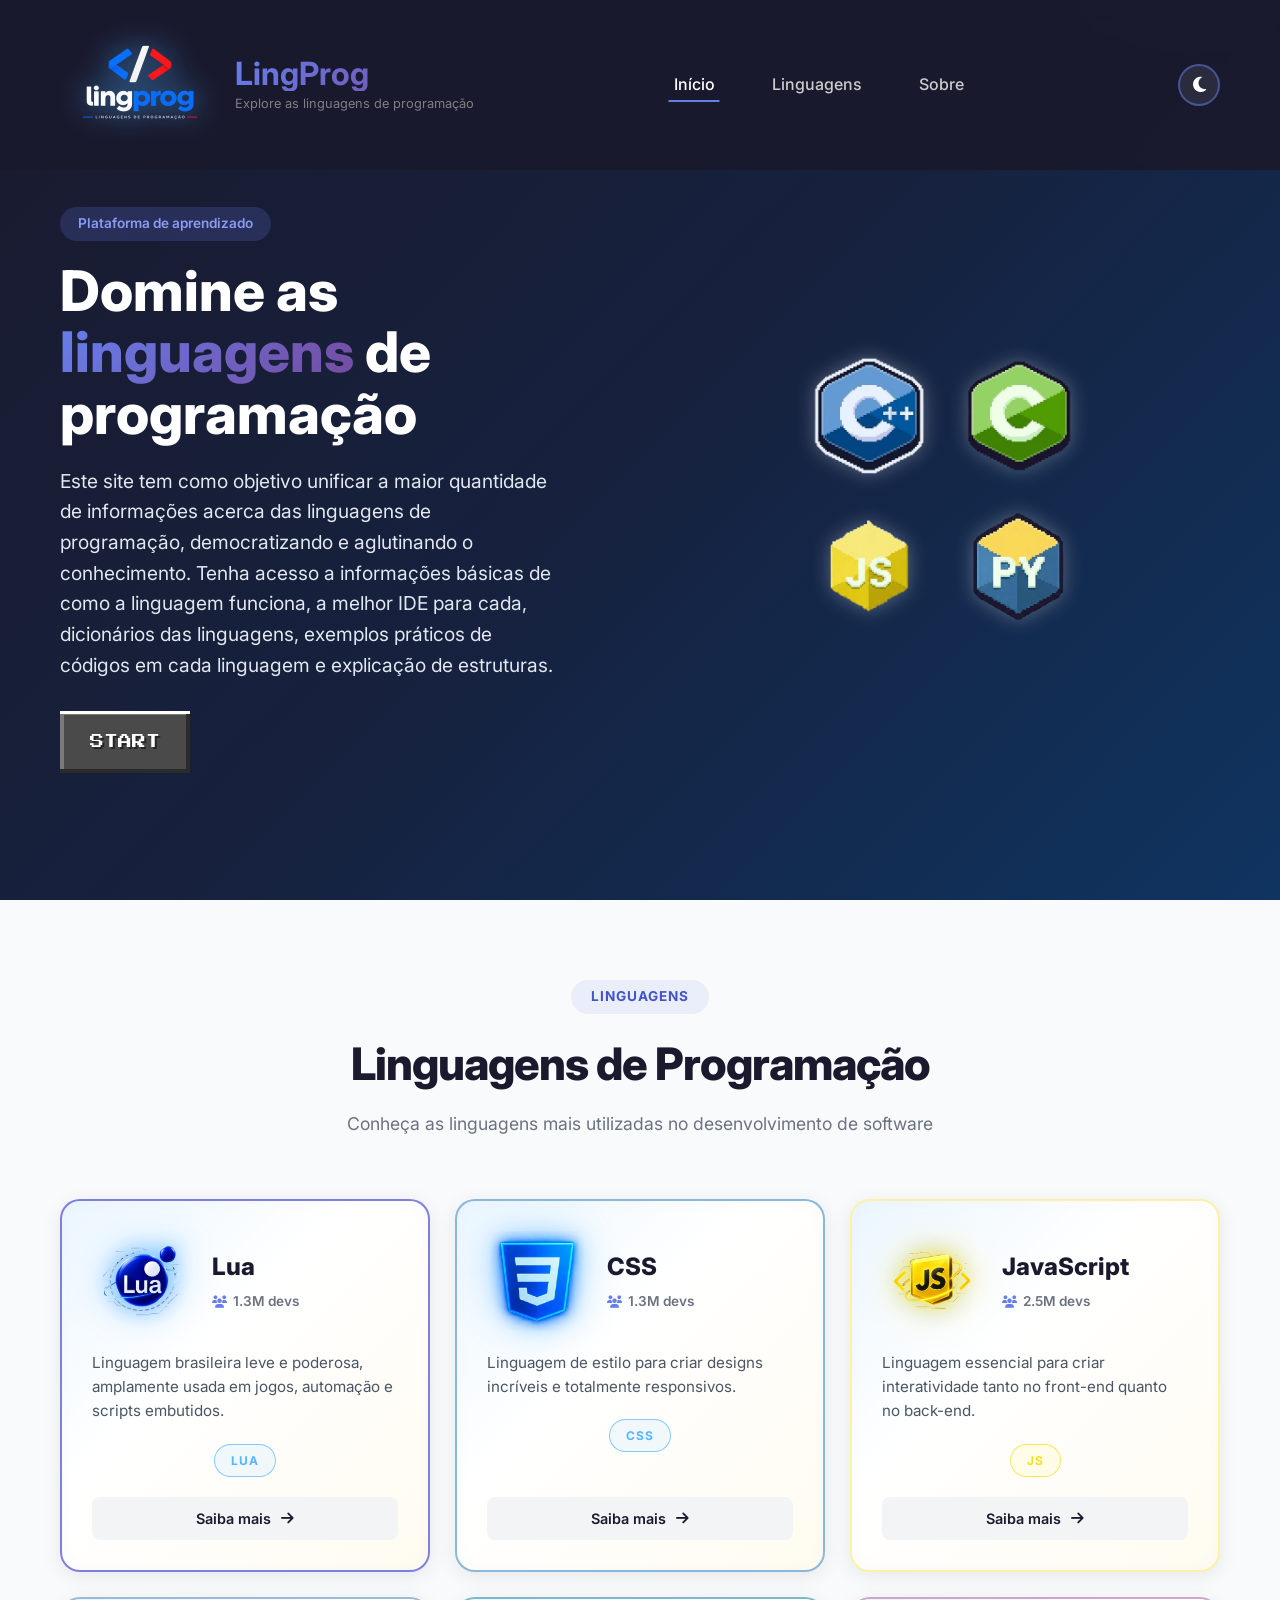
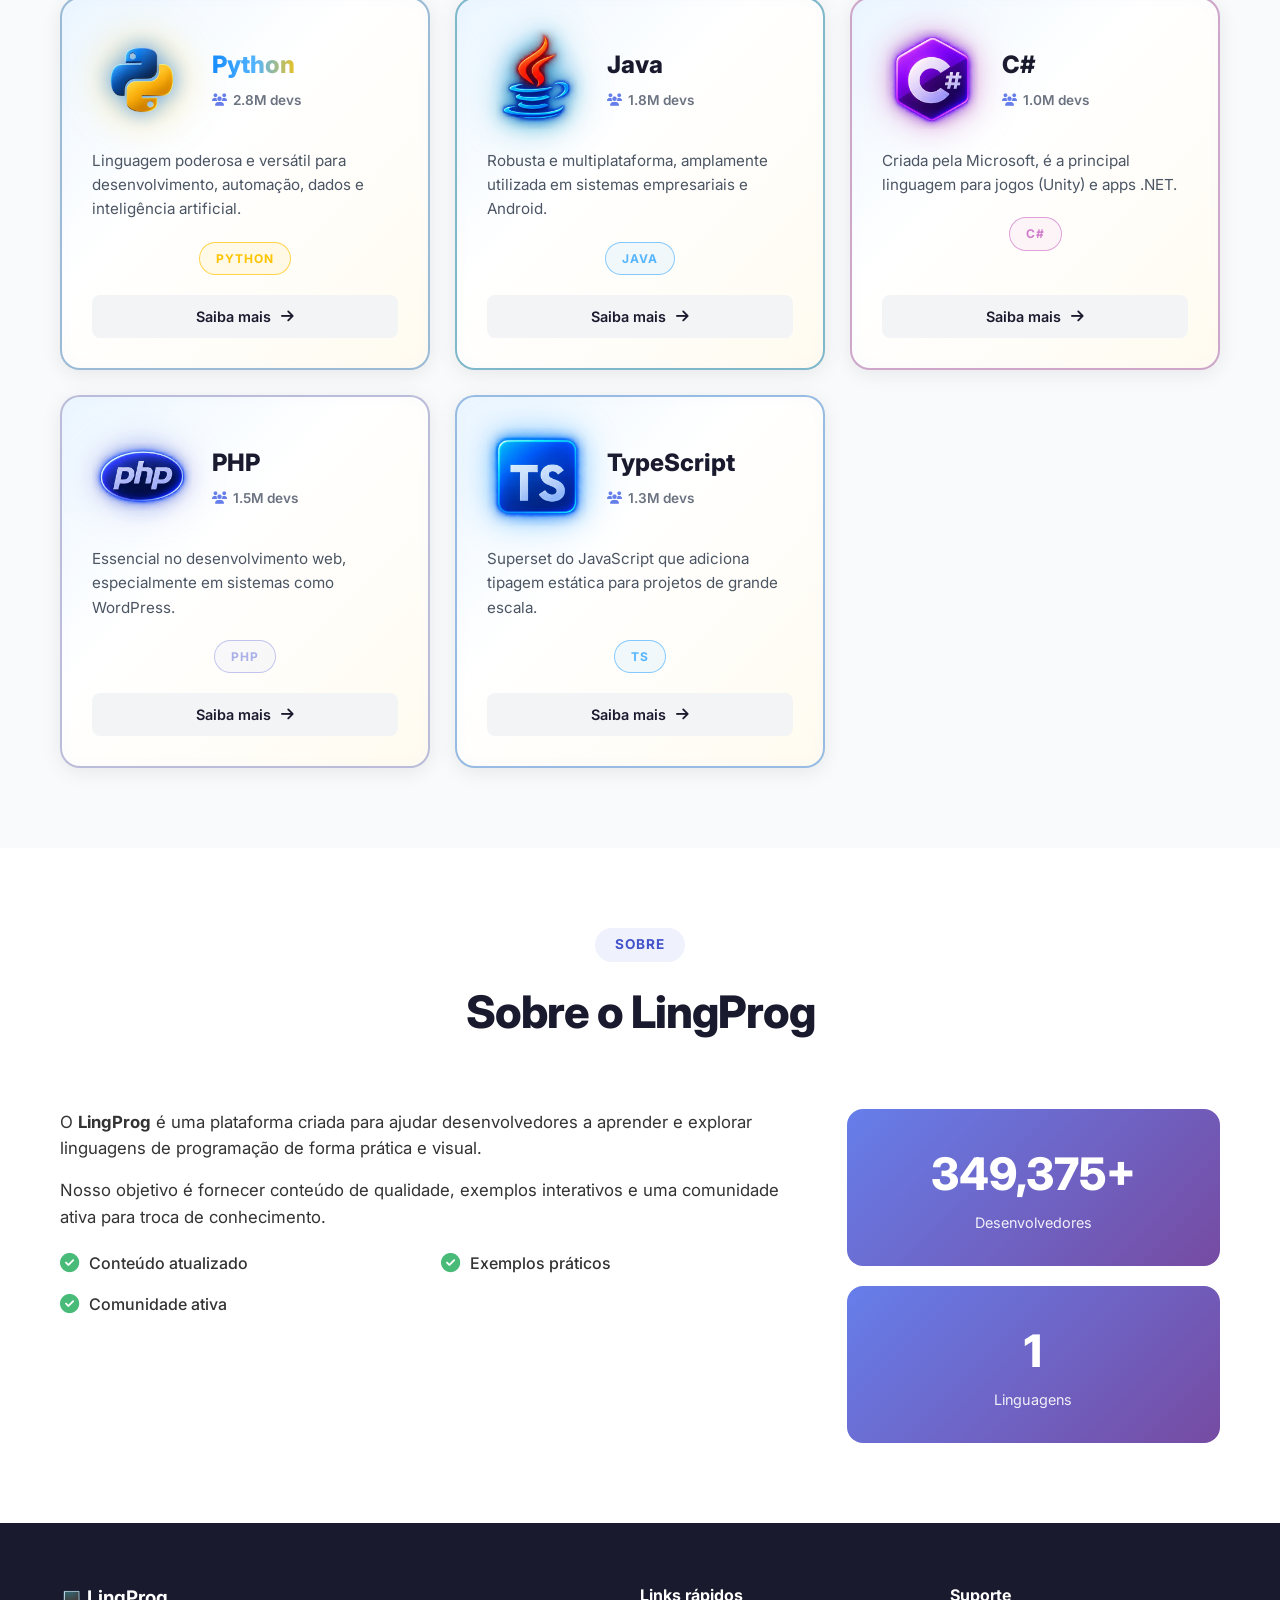
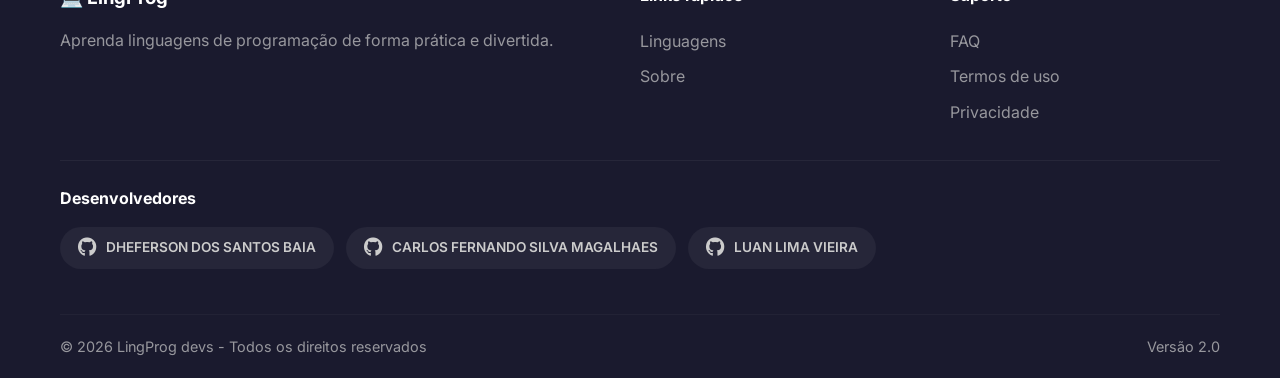
<file: index.html>
<!DOCTYPE html>
<html lang="pt-BR">
<head>
    <meta charset="UTF-8">
    <meta name="viewport" content="width=device-width, initial-scale=1.0">
    <meta name="description" content="LingProg é um site que informa a história de linguagens de programação">
    <title>LingProg - Linguagens de Programação</title>
    
    <!-- ===== FAVICON (Logo da aba do navegador) ===== -->
    <link rel="icon" type="image/webp" href="img/logo-site.WebP">
    
    <!-- ===== CONEXÕES ANTECIPADAS ===== -->
    <link rel="preconnect" href="https://fonts.googleapis.com">
    <link rel="preconnect" href="https://fonts.gstatic.com" crossorigin>
    <link rel="preconnect" href="https://cdnjs.cloudflare.com" crossorigin>

    <!-- ===== CSS ===== -->
    <link rel="stylesheet" href="site.css">

    <!-- ===== FONTES (uma única requisição, sem bloquear a renderização) ===== -->
    <link rel="preload" as="style" href="https://fonts.googleapis.com/css2?family=Inter:wght@400;500;600;700;800&family=Press+Start+2P&display=swap" onload="this.onload=null;this.rel='stylesheet'">
    <noscript><link rel="stylesheet" href="https://fonts.googleapis.com/css2?family=Inter:wght@400;500;600;700;800&family=Press+Start+2P&display=swap"></noscript>

    <!-- ===== FONT AWESOME (ÍCONES) (sem bloquear a renderização) ===== -->
    <link rel="preload" href="https://cdnjs.cloudflare.com/ajax/libs/font-awesome/6.4.0/webfonts/fa-solid-900.woff2" as="font" type="font/woff2" crossorigin>
    <link rel="preload" as="style" href="https://cdnjs.cloudflare.com/ajax/libs/font-awesome/6.4.0/css/all.min.css" onload="this.onload=null;this.rel='stylesheet'">
    <noscript><link rel="stylesheet" href="https://cdnjs.cloudflare.com/ajax/libs/font-awesome/6.4.0/css/all.min.css"></noscript>
    <style>
        @font-face{font-family:"Font Awesome 6 Free";font-style:normal;font-weight:900;font-display:swap;src:url(https://cdnjs.cloudflare.com/ajax/libs/font-awesome/6.4.0/webfonts/fa-solid-900.woff2) format("woff2")}
        @font-face{font-family:"Font Awesome 6 Free";font-style:normal;font-weight:400;font-display:swap;src:url(https://cdnjs.cloudflare.com/ajax/libs/font-awesome/6.4.0/webfonts/fa-regular-400.woff2) format("woff2")}
        @font-face{font-family:"Font Awesome 6 Brands";font-style:normal;font-weight:400;font-display:swap;src:url(https://cdnjs.cloudflare.com/ajax/libs/font-awesome/6.4.0/webfonts/fa-brands-400.woff2) format("woff2")}
    </style>
</head>
<body>

    <!-- ========================================== -->
    <!-- LOADER / TELA DE CARREGAMENTO             -->
    <!-- ========================================== -->
    <div id="loader" class="loader">
        <div class="loader-content">
            <div class="fa-3x">
                <i class="fa-solid fa-cog fa-spin-snap fa-spin"></i>
            </div>
            <h2>LingProg</h2>
            <p>Carregando...</p>
        </div>
    </div>

    <!-- ========================================== -->
    <!-- CABEÇALHO                                 -->
    <!-- ========================================== -->
    <header id="header">
        <div class="container">
            <div class="logo">
                <img src="img/logo-site.WebP" alt="Logotipo da LingProg sobre fundo transparente, com um símbolo abstrato azul, vermelho e branco acima do texto LingProg; visual vibrante associado à programação." class="logo-img" width="320" height="320" fetchpriority="high" decoding="async">
                <div class="logo-text">
                    <h1>LingProg</h1>
                    <p>Explore as linguagens de programação</p>
                </div>
            </div>

            <nav>
                <ul>
                    <li><a href="#home" class="active">Início</a></li>
                    <li><a href="#linguagens">Linguagens</a></li>
                    <li><a href="#sobre">Sobre</a></li>
                </ul>
            </nav>

            <button id="themeToggle" class="theme-toggle" aria-label="Alternar tema">
                <i class="fas fa-moon"></i>
            </button>

            <button id="menuToggle" class="menu-toggle" aria-label="Menu">
                <i class="fas fa-bars"></i>
            </button>
        </div>
    </header>

    <main>

    <!-- ========================================== -->
    <!-- BANNER / INTRODUÇÃO                       -->
    <!-- ========================================== -->
    <section id="home" class="banner">
        <div class="container">
            <div class="banner-content">
                <div class="banner-text">
                    <span class="badge"> Plataforma de aprendizado</span>
                    <h2>Domine as <span class="highlight">linguagens</span> de programação</h2>
                    <p>
                        Este site tem como objetivo unificar a maior quantidade de informações acerca das linguagens de programação, democratizando e aglutinando o conhecimento.
                        Tenha acesso a informações básicas de como a linguagem funciona, a melhor IDE para cada, dicionários das linguagens, exemplos práticos de códigos em cada linguagem e explicação de estruturas.
                    </p>
                    
                    <div class="pixel-btn-wrapper">
                        <a href="#linguagens" class="btn btn-pixel liquid-pixel">
                            <span class="btn-text">START</span>
                            <span class="btn-pixel-bg"></span>
                        </a>
                    </div>
                </div>
                <div class="banner-image">
                    <div class="floating-cards">
                        <a href="#linguagens" class="pixel-card">
                            <img src="img/c-plus-plus.WebP" alt="c++" width="120" height="120" decoding="async" fetchpriority="high">
                        </a>
                        <a href="#linguagens" class="pixel-card">
                            <img src="img/c.WebP" alt="c" width="120" height="120" decoding="async" fetchpriority="high">
                        </a>
                        <a href="#linguagens" class="pixel-card">
                            <img src="img/js.WebP" alt="javascript" width="120" height="120" decoding="async" fetchpriority="high">
                        </a>
                        <a href="#linguagens" class="pixel-card">
                            <img src="img/python.WebP" alt="python" width="120" height="120" decoding="async" fetchpriority="high">
                        </a>
                    </div>
                </div>
            </div>
        </div>
    </section>

    <!-- SEÇÃO DE LINGUAGENS (CARDS)        -->
    <section id="linguagens" class="linguagens">
        <div class="container">
            <div class="section-header">
                <span class="section-tag">Linguagens</span>
                <h2 class="section-title"> Linguagens de Programação</h2>
                <p class="section-subtitle">
                    Conheça as linguagens mais utilizadas no desenvolvimento de software
                </p>
            </div>

            <div class="cards-grid" id="cardsGrid">
                
                <!-- CARD 1: LUA -->
                <div class="card card-lua dark-card" data-language="lua">
                    <div class="card-top">
                        <div class="card-icon">
                            <img src="img/icone-lua.WebP" alt="lua" width="100" height="100" loading="lazy" decoding="async">
                        </div>
                        <div class="card-info-top">
                            <h3>Lua</h3>
                            <span class="card-users"><i class="fas fa-users"></i> 1.3M devs</span>
                        </div>
                    </div>
                    <p class="card-desc">
                        Linguagem brasileira leve e poderosa, amplamente usada em jogos, automação e scripts embutidos.
                    </p>
                    <span class="card-tag">LUA</span>
                    <a href="lua.html" class="btn-card">Saiba mais <i class="fas fa-arrow-right"></i></a>
                </div>

                <!-- CARD 2: CSS -->
                <div class="card card-css dark-card" data-language="css">
                    <div class="card-top">
                        <div class="card-icon">
                            <img src="img/icone-css.WebP" alt="css" width="100" height="100" loading="lazy" decoding="async">
                        </div>
                        <div class="card-info-top">
                            <h3>CSS</h3>
                            <span class="card-users"><i class="fas fa-users"></i> 1.3M devs</span>
                        </div>
                    </div>
                    <p class="card-desc">
                        Linguagem de estilo para criar designs incríveis e totalmente responsivos.
                    </p>
                    <span class="card-tag">CSS</span>
                    <a href="css.html" class="btn-card">Saiba mais <i class="fas fa-arrow-right"></i></a>
                </div>

                <!-- CARD 3: JavaScript -->
                <div class="card card-js dark-card" data-language="js">
                    <div class="card-top">
                        <div class="card-icon">
                            <img src="img/icone-js.WebP" alt="javascript" width="100" height="100" loading="lazy" decoding="async">
                        </div>
                        <div class="card-info-top">
                            <h3>JavaScript</h3>
                            <span class="card-users"><i class="fas fa-users"></i> 2.5M devs</span>
                        </div>
                    </div>
                    <p class="card-desc">
                        Linguagem essencial para criar interatividade tanto no front-end quanto no back-end.
                    </p>
                    <span class="card-tag">JS</span>
                    <a href="javascript.html" class="btn-card">Saiba mais <i class="fas fa-arrow-right"></i></a>
                </div>

                <!-- CARD 4: Python -->
                <div class="card card-python dark-card" data-language="python">
                    <div class="card-top">
                        <div class="card-icon">
                            <img src="img/python-card.WebP" alt="python" width="100" height="100" loading="lazy" decoding="async">
                        </div>
                        <div class="card-info-top">
                            <h3>Python</h3>
                            <span class="card-users"><i class="fas fa-users"></i> 2.8M devs</span>
                        </div>
                    </div>
                    <p class="card-desc">
                        Linguagem poderosa e versátil para desenvolvimento, automação, dados e inteligência artificial.
                    </p>
                    <span class="card-tag">PYTHON</span>
                    <a href="python.html" class="btn-card">Saiba mais <i class="fas fa-arrow-right"></i></a>
                </div>

                <!-- CARD 5: Java -->
                <div class="card card-java dark-card" data-language="java">
                    <div class="card-top">
                        <div class="card-icon">
                            <img src="img/icone-java.WebP" alt="Java" width="100" height="100" loading="lazy" decoding="async">
                        </div>
                        <div class="card-info-top">
                            <h3>Java</h3>
                            <span class="card-users"><i class="fas fa-users"></i> 1.8M devs</span>
                        </div>
                    </div>
                    <p class="card-desc">
                        Robusta e multiplataforma, amplamente utilizada em sistemas empresariais e Android.
                    </p>
                    <span class="card-tag">JAVA</span>
                    <a href="java.html" class="btn-card">Saiba mais <i class="fas fa-arrow-right"></i></a>
                </div>

                <!-- CARD 6: C# -->
                <div class="card card-csharp dark-card" data-language="csharp">
                    <div class="card-top">
                        <div class="card-icon">
                            <img src="img/icone-csharp.WebP" alt="C#" width="100" height="100" loading="lazy" decoding="async">
                        </div>
                        <div class="card-info-top">
                            <h3>C#</h3>
                            <span class="card-users"><i class="fas fa-users"></i> 1.0M devs</span>
                        </div>
                    </div>
                    <p class="card-desc">
                        Criada pela Microsoft, é a principal linguagem para jogos (Unity) e apps .NET.
                    </p>
                    <span class="card-tag">C#</span>
                    <a href="csharp.html" class="btn-card">Saiba mais <i class="fas fa-arrow-right"></i></a>
                </div>

                <!-- CARD 7: PHP -->
                <div class="card card-php dark-card" data-language="php">
                    <div class="card-top">
                        <div class="card-icon">
                            <img src="img/icone-php.WebP" alt="PHP" width="100" height="100" loading="lazy" decoding="async">
                        </div>
                        <div class="card-info-top">
                            <h3>PHP</h3>
                            <span class="card-users"><i class="fas fa-users"></i> 1.5M devs</span>
                        </div>
                    </div>
                    <p class="card-desc">
                        Essencial no desenvolvimento web, especialmente em sistemas como WordPress.
                    </p>
                    <span class="card-tag">PHP</span>
                    <a href="php.html" class="btn-card">Saiba mais <i class="fas fa-arrow-right"></i></a>
                </div>

                <!-- CARD 8: TypeScript -->
                <div class="card card-typescript dark-card" data-language="typescript">
                    <div class="card-top">
                        <div class="card-icon">
                            <img src="img/icone-typescript.WebP" alt="TypeScript" width="100" height="100" loading="lazy" decoding="async">
                        </div>
                        <div class="card-info-top">
                            <h3>TypeScript</h3>
                            <span class="card-users"><i class="fas fa-users"></i> 1.3M devs</span>
                        </div>
                    </div>
                    <p class="card-desc">
                        Superset do JavaScript que adiciona tipagem estática para projetos de grande escala.
                    </p>
                    <span class="card-tag">TS</span>
                    <a href="typescript.html" class="btn-card">Saiba mais <i class="fas fa-arrow-right"></i></a>
                </div>

            </div>
        </div>
    </section>

    <!-- SEÇÃO SOBRE   -->
    <section id="sobre" class="sobre">
        <div class="container">
            <div class="section-header">
                <span class="section-tag">Sobre</span>
                <h2 class="section-title"> Sobre o LingProg</h2>
            </div>
            <div class="sobre-content">
                <div class="sobre-texto">
                    <p>
                        O <strong>LingProg</strong> é uma plataforma criada para ajudar
                        desenvolvedores a aprender e explorar linguagens de programação
                        de forma prática e visual.
                    </p>
                    <p>
                        Nosso objetivo é fornecer conteúdo de qualidade, exemplos
                        interativos e uma comunidade ativa para troca de conhecimento.
                    </p>
                    <div class="features">
                        <div class="feature">
                            <i class="fas fa-check-circle"></i>
                            <span>Conteúdo atualizado</span>
                        </div>
                        <div class="feature">
                            <i class="fas fa-check-circle"></i>
                            <span>Exemplos práticos</span>
                        </div>
                        <div class="feature">
                            <i class="fas fa-check-circle"></i>
                            <span>Comunidade ativa</span>
                        </div>
                    </div>
                </div>
                <div class="sobre-stats">
                    <div class="stat">
                        <span class="stat-number" data-count="2500000">0</span>
                        <span class="stat-label">Desenvolvedores</span>
                    </div>
                    <div class="stat">
                        <span class="stat-number" data-count="8">0</span>
                        <span class="stat-label">Linguagens</span>
                    </div>
                </div>
            </div>
        </div>
    </section>

    </main>

    <!-- RODAPÉ       -->
    <footer>
        <div class="container">
            <div class="footer-content">
                <div class="footer-section">
                    <h3>💻 LingProg</h3>
                    <p>
                        Aprenda linguagens de programação de forma prática e divertida.
                    </p>
                </div>
                <div class="footer-section">
                    <h4>Links rápidos</h4>
                    <ul>
                        <li><a href="#linguagens">Linguagens</a></li>
                        <li><a href="#sobre">Sobre</a></li>
                    </ul>
                </div>
                <div class="footer-section">
                    <h4>Suporte</h4>
                    <ul>
                        <li><a href="#">FAQ</a></li>
                        <li><a href="#">Termos de uso</a></li>
                        <li><a href="#">Privacidade</a></li>
                    </ul>
                </div>
            </div>
            <div class="footer-devs">
                <h4>Desenvolvedores</h4>
                <div class="devs-list">
                    <a href="https://github.com/Dheferson-Santos" target="_blank" rel="noopener noreferrer" aria-label="GitHub de Dheferson Dos Santos Baia">
                        <i class="fab fa-github" aria-hidden="true"></i>
                        <span>DHEFERSON DOS SANTOS BAIA</span>
                    </a>
                    <a href="https://github.com/Ilzuko" target="_blank" rel="noopener noreferrer" aria-label="GitHub de Carlos Fernando Silva Magalhaes">
                        <i class="fab fa-github" aria-hidden="true"></i>
                        <span>CARLOS FERNANDO SILVA MAGALHAES</span>
                    </a>
                    <a href="https://github.com/luan2904secundaria-pixel" target="_blank" rel="noopener noreferrer" aria-label="GitHub de Luan Lima Vieira">
                        <i class="fab fa-github" aria-hidden="true"></i>
                        <span>LUAN LIMA VIEIRA</span>
                    </a>
                </div>
            </div>
            <div class="footer-bottom">
                <p>&copy; 2026 LingProg devs - Todos os direitos reservados</p>
                <p class="footer-version">Versão 2.0</p>
            </div>
        </div>
    </footer>

    <button id="backToTop" class="back-to-top" aria-label="Voltar ao topo">
        <i class="fas fa-arrow-up"></i>
    </button>

    <script src="script.js" defer></script>
</body>
</html>
</file>
<file: site.css>
/* ========================================== */
/* TEMA CLARO E ESCURO - VARIÁVEIS             */
/* ========================================== */

/* Fonte reserva com métricas parecidas com o Inter: evita deslocamento de layout enquanto a fonte carrega */
@font-face {
    font-family: 'Inter Fallback';
    src: local('Arial');
    size-adjust: 107.4%;
    ascent-override: 90.2%;
    descent-override: 22.5%;
    line-gap-override: 0%;
}

:root {
    --bg-body: #f0f2f5;
    --bg-card: #ffffff;
    --bg-section: #f9fafb;
    --bg-header: rgba(26, 26, 46, 0.95);
    --text-primary: #333;
    --text-secondary: #6b7280;
    --text-title: #1a1a2e;
    --border-color: #e5e7eb;
}

body.dark-mode {
    --bg-body: #0a0e1a;
    --bg-card: #05070d;
    --bg-section: #0f1420;
    --bg-header: rgba(5, 7, 13, 0.95);
    --text-primary: #e2e8f0;
    --text-secondary: #8a94a6;
    --text-title: #ffffff;
    --border-color: #1f2937;
}

/* RESET E CONFIGURAÇÕES GERAIS */
* {
    margin: 0;
    padding: 0;
    box-sizing: border-box;
}

html {
    scroll-behavior: smooth;
}

body {
    font-family: 'Inter', 'Inter Fallback', sans-serif;
    background: var(--bg-body);
    color: var(--text-primary);
    line-height: 1.6;
    overflow-x: hidden;
    transition: background 0.4s ease, color 0.4s ease;
}

.container {
    max-width: 1200px;
    margin: 0 auto;
    padding: 0 20px;
}

a {
    text-decoration: none;
    color: inherit;
}

ul {
    list-style: none;
}

/* LOADER */
.loader {
    position: fixed;
    top: 0;
    left: 0;
    width: 100%;
    height: 100%;
    background: #1a1a2e;
    display: flex;
    justify-content: center;
    align-items: center;
    z-index: 9999;
    transition: opacity 0.8s ease, visibility 0.8s ease;
}

.loader.hidden {
    opacity: 0;
    visibility: hidden;
}

.loader-content {
    text-align: center;
    color: white;
}

.loader-content h2 {
    font-size: 2em;
    background: linear-gradient(135deg, #667eea, #764ba2);
    background-clip: text;
    -webkit-background-clip: text;
    -webkit-text-fill-color: transparent;
}

.loader-content p {
    opacity: 0.7;
    margin-top: 5px;
}

/* CABEÇALHO */
header {
    background: var(--bg-header);
    backdrop-filter: blur(10px);
    color: white;
    padding: 5px 0;
    position: fixed;
    width: 100%;
    top: 0;
    z-index: 1000;
    transition: box-shadow 0.3s ease, padding 0.3s ease;
}

header.scrolled {
    box-shadow: 0 4px 20px rgba(0,0,0,0.3);
    padding: 2px 0;
}

header .container {
    display: flex;
    justify-content: space-between;
    align-items: center;
    flex-wrap: wrap;
}

.logo {
    display: flex;
    align-items: center;
    gap: 15px;
}

.logo-img {
    width: auto;
    max-height: 160px;
    object-fit: contain;
    filter: drop-shadow(0 0 15px rgba(79, 172, 254, 0.8));
    animation: logoFloat 3s ease-in-out infinite;
}

@keyframes logoFloat {
    0%, 100% { transform: translateY(0px) rotate(0deg); }
    50% { transform: translateY(-5px) rotate(3deg); }
}

.logo-text h1 {
    font-size: 2em;
    margin: 0;
    line-height: 1.1;
    background: linear-gradient(135deg, #667eea, #764ba2);
    background-clip: text;
    -webkit-background-clip: text;
    -webkit-text-fill-color: transparent;
}

.logo-text p {
    font-size: 0.8em;
    opacity: 0.7;
    -webkit-text-fill-color: #aaa;
    margin: 0;
    margin-top: 3px;
}

nav ul {
    display: flex;
    gap: 25px;
    align-items: center;
}

nav ul li a {
    color: #ccc;
    font-weight: 500;
    transition: color 0.3s, background 0.3s;
    padding: 8px 16px;
    border-radius: 8px;
    position: relative;
}

nav ul li a::after {
    content: '';
    position: absolute;
    bottom: 0;
    left: 50%;
    transform: translateX(-50%);
    width: 0;
    height: 2px;
    background: #667eea;
    transition: width 0.3s ease;
}

nav ul li a:hover::after,
nav ul li a.active::after {
    width: 70%;
}

nav ul li a:hover {
    color: white;
    background: rgba(255,255,255,0.05);
}

nav ul li a.active {
    color: white;
}

/* BOTÃO DE TEMA */
.theme-toggle {
    background: rgba(255, 255, 255, 0.08);
    border: 2px solid rgba(102, 126, 234, 0.5);
    color: #fff;
    font-size: 1.1em;
    width: 42px;
    height: 42px;
    border-radius: 50%;
    cursor: pointer;
    display: flex;
    align-items: center;
    justify-content: center;
    transition: background 0.3s ease, border-color 0.3s ease, transform 0.3s ease, box-shadow 0.3s ease;
    margin-left: 15px;
    flex-shrink: 0;
}

.theme-toggle:hover {
    background: #667eea;
    border-color: #667eea;
    transform: rotate(20deg) scale(1.1);
    box-shadow: 0 0 15px rgba(102, 126, 234, 0.6);
}

.theme-toggle i {
    transition: transform 0.5s ease;
}

body.dark-mode .theme-toggle i {
    color: #f7df1e;
    transform: rotate(360deg);
}

.menu-toggle {
    display: none;
    background: none;
    border: none;
    color: white;
    font-size: 1.5em;
    cursor: pointer;
    padding: 5px;
    transition: transform 0.3s ease;
}

.menu-toggle:hover {
    transform: rotate(90deg);
}

/* BANNER */
.banner {
    background: linear-gradient(135deg, #1a1a2e 0%, #16213e 50%, #0f3460 100%);
    color: white;
    padding: 160px 0 80px;
    min-height: 100vh;
    display: flex;
    align-items: center;
    position: relative;
    overflow: hidden;
    transition: background 0.4s ease;
}

body.dark-mode .banner {
    background: linear-gradient(135deg, #05070d 0%, #0a0e1a 50%, #0f1420 100%);
}

.banner::before {
    content: '';
    position: absolute;
    top: -50%;
    right: -10%;
    width: 500px;
    height: 500px;
    background: radial-gradient(circle, rgba(102, 126, 234, 0.1), transparent);
    border-radius: 50%;
    animation: float 20s ease-in-out infinite;
}

@keyframes float {
    0%, 100% { transform: translate(0, 0) scale(1); }
    50% { transform: translate(-50px, -30px) scale(1.1); }
}

.banner-content {
    display: grid;
    grid-template-columns: 1fr 1fr;
    gap: 60px;
    align-items: center;
    position: relative;
    z-index: 1;
}

.banner-text .badge {
    display: inline-block;
    background: rgba(102, 126, 234, 0.2);
    color: #8a9bf4;
    padding: 6px 18px;
    border-radius: 20px;
    font-size: 0.85em;
    font-weight: 600;
    margin-bottom: 20px;
    animation: fadeInUp 1s ease;
}

.banner-text h2 {
    font-size: 3.5em;
    font-weight: 800;
    line-height: 1.1;
    margin-bottom: 20px;
    animation: fadeInUp 1s ease 0.2s both;
    color: #ffffff;
}

.banner-text h2 .highlight {
    display: inline-block;
    background: linear-gradient(135deg, #667eea, #764ba2);
    -webkit-background-clip: text;
    background-clip: text;
    -webkit-text-fill-color: transparent;
}

.banner-text p {
    font-size: 1.2em;
    opacity: 0.8;
    max-width: 500px;
    margin-bottom: 30px;
    animation: fadeInUp 1s ease 0.4s both;
    color: #e2e8f0;
}

/* BOTÃO PIXEL */
.pixel-btn-wrapper {
    display: flex;
    justify-content: flex-start;
    animation: fadeInUp 1s ease 0.6s both;
}

.btn-pixel {
    position: relative;
    font-family: 'Press Start 2P', cursive;
    font-size: 14px;
    color: #fff;
    background: #4a4a4a;
    border: none;
    cursor: pointer;
    padding: 20px 30px;
    text-shadow: 2px 2px 0 rgba(0, 0, 0, 0.5);
    box-shadow: 
        inset -4px -4px 0px 0px #2b2b2b,
        inset 4px 4px 0px 0px #7a7a7a; 
    border-radius: 0; 
    transition: transform 0.1s ease, background 0.4s ease;
    z-index: 1; 
    display: inline-block;
}

.btn-pixel::before {
    content: '';
    position: absolute;
    top: 0;
    left: 0;
    width: 100%;
    height: 0%;
    background: #4a7bdb;
    z-index: -1;
    transition: height 0.4s ease-out;
    box-shadow: inset 0px -4px 0px 0px #2f55a3;
    border-bottom: 3px solid #fff;
}

.btn-pixel:hover::before {
    height: 100%;
}

.btn-pixel:active {
    transform: translateY(3px);
}

.btn-pixel:hover {
    color: #fff;
    text-shadow: 2px 2px 0 rgba(0, 0, 0, 0.8);
    background: #4a4a4a;
}

/* ÍCONES DO BANNER */
.banner-image {
    display: flex;
    justify-content: center;
    align-items: center;
    animation: fadeInUp 1s ease 0.8s both;
}

.floating-cards {
    display: grid;
    grid-template-columns: repeat(2, 1fr);
    gap: 30px;
}

.pixel-card {
    display: flex;
    justify-content: center;
    align-items: center;
    width: 120px;
    height: 120px;
    cursor: pointer;
    transition: transform 0.3s ease;
    animation: floatCards 6s ease-in-out infinite;
}

.pixel-card img {
    width: 100%;
    height: 100%;
    object-fit: contain;
    filter: drop-shadow(0 0 10px rgba(255,255,255,0.3));
    transition: transform 0.3s ease, filter 0.3s ease;
}

.pixel-card:hover {
    transform: scale(1.15);
}

.pixel-card:hover img {
    filter: drop-shadow(0 0 15px rgba(255,255,255,0.7));
}

.pixel-card:nth-child(1) { animation-delay: 0s; }
.pixel-card:nth-child(2) { animation-delay: 0.5s; }
.pixel-card:nth-child(3) { animation-delay: 1s; }
.pixel-card:nth-child(4) { animation-delay: 1.5s; }

@keyframes floatCards {
    0%, 100% { transform: translateY(0px); }
    50% { transform: translateY(-15px); }
}

@keyframes fadeInUp {
    from {
        opacity: 0;
        transform: translateY(30px);
    }
    to {
        opacity: 1;
        transform: translateY(0);
    }
}

/* SEÇÃO DE LINGUAGENS */
.linguagens {
    padding: 80px 0;
    background: var(--bg-section);
    transition: background 0.4s ease;
}

.section-header {
    text-align: center;
    margin-bottom: 60px;
}

.section-tag {
    display: inline-block;
    background: rgba(102, 126, 234, 0.1);
    color: #8a9bf4;
    padding: 6px 20px;
    border-radius: 20px;
    font-size: 0.85em;
    font-weight: 700;
    margin-bottom: 15px;
    text-transform: uppercase;
    letter-spacing: 1px;
}

body:not(.dark-mode) .section-tag {
    color: #4353c9;
}

.section-title {
    font-size: 2.8em;
    font-weight: 800;
    color: var(--text-title);
    margin-bottom: 10px;
    letter-spacing: -1px;
    transition: color 0.4s ease;
}

.section-subtitle {
    color: var(--text-secondary);
    font-size: 1.1em;
    max-width: 600px;
    margin: 0 auto;
    transition: color 0.4s ease;
}

.cards-grid {
    display: grid;
    grid-template-columns: repeat(auto-fit, minmax(280px, 1fr));
    gap: 25px;
}

/* ========================================== */
/* CARDS COM NOVO ESTILO (DARK PREMIUM)       */
/* ========================================== */

.card {
    position: relative;
    border-radius: 20px;
    padding: 30px;
    display: flex;
    flex-direction: column;
    justify-content: space-between;
    overflow: hidden;
    background: #05070d;
    border: 2px solid rgba(40, 130, 255, 0.4);
    box-shadow:
        0 0 15px rgba(0, 110, 255, 0.2),
        inset 0 0 25px rgba(0, 90, 255, 0.05);
    transition: transform 0.4s ease, opacity 0.4s ease, border-color 0.4s ease, box-shadow 0.4s ease;
    opacity: 0;
    transform: translateY(30px);
}

body:not(.dark-mode) .card {
    background: #ffffff;
    box-shadow:
        0 4px 20px rgba(0, 0, 0, 0.08),
        inset 0 0 20px rgba(0, 90, 255, 0.02);
}

.card.visible {
    opacity: 1;
    transform: translateY(0);
}

.card:hover {
    transform: translateY(-10px) scale(1.02);
    border-color: #168cff;
    box-shadow:
        0 0 20px rgba(0, 130, 255, 0.5),
        0 0 40px rgba(0, 110, 255, 0.2),
        0 20px 50px rgba(0, 0, 0, 0.5),
        inset 0 0 30px rgba(0, 120, 255, 0.1);
}

/* Cores específicas das bordas por linguagem */
.card-lua       { border-color: rgba(0, 0, 200, 0.5); }
.card-lua:hover { border-color: #0033cc; box-shadow: 0 0 20px rgba(0, 50, 200, 0.6), 0 20px 50px rgba(0,0,0,0.5); }

.card-css       { border-color: rgba(21, 114, 182, 0.5); }
.card-css:hover { border-color: #1572b6; box-shadow: 0 0 20px rgba(21, 114, 182, 0.6), 0 20px 50px rgba(0,0,0,0.5); }

.card-js        { border-color: rgba(247, 223, 30, 0.4); }
.card-js:hover  { border-color: #f7df1e; box-shadow: 0 0 20px rgba(247, 223, 30, 0.5), 0 20px 50px rgba(0,0,0,0.5); }

.card-python       { border-color: rgba(55, 118, 171, 0.5); }
.card-python:hover { border-color: #4a9eff; box-shadow: 0 0 20px rgba(74, 158, 255, 0.6), 0 20px 50px rgba(0,0,0,0.5); }

.card-java       { border-color: rgba(0, 115, 150, 0.5); }
.card-java:hover { border-color: #007396; box-shadow: 0 0 20px rgba(0, 115, 150, 0.6), 0 20px 50px rgba(0,0,0,0.5); }

.card-csharp       { border-color: rgba(155, 79, 150, 0.5); }
.card-csharp:hover { border-color: #9b4f96; box-shadow: 0 0 20px rgba(155, 79, 150, 0.6), 0 20px 50px rgba(0,0,0,0.5); }

.card-php       { border-color: rgba(119, 123, 180, 0.5); }
.card-php:hover { border-color: #777bb4; box-shadow: 0 0 20px rgba(119, 123, 180, 0.6), 0 20px 50px rgba(0,0,0,0.5); }

.card-typescript       { border-color: rgba(49, 120, 198, 0.5); }
.card-typescript:hover { border-color: #3178c6; box-shadow: 0 0 20px rgba(49, 120, 198, 0.6), 0 20px 50px rgba(0,0,0,0.5); }

/* Brilho interno do card */
.card::before {
    content: "";
    position: absolute;
    inset: 0;
    background: linear-gradient(135deg, rgba(0, 140, 255, 0.08), transparent 40%, rgba(255, 190, 0, 0.06));
    pointer-events: none;
}

/* Card Top */
.card-top {
    display: flex;
    align-items: center;
    gap: 20px;
    margin-bottom: 20px;
    z-index: 2;
}

/* ÍCONES GRANDES E BRILHANTES */
.card-icon {
    width: 100px;
    height: 100px;
    display: flex;
    align-items: center;
    justify-content: center;
    border-radius: 20px;
    background: radial-gradient(circle, rgba(0, 100, 255, 0.15), transparent 70%);
    padding: 0;
    transition: transform 0.3s ease;
    flex-shrink: 0;
}

.card-icon img {
    width: 100%;
    height: 100%;
    object-fit: contain;
    filter:
        drop-shadow(0 0 10px rgba(0, 130, 255, 0.8))
        drop-shadow(0 0 20px rgba(0, 130, 255, 0.4));
    transition: transform 0.4s ease, filter 0.4s ease;
}

.card:hover .card-icon img {
    transform: scale(1.1) rotate(-2deg);
    filter:
        drop-shadow(0 0 15px rgba(0, 150, 255, 1))
        drop-shadow(0 0 35px rgba(0, 130, 255, 0.7));
}

.card-lua .card-icon img       { filter: drop-shadow(0 0 10px rgba(85, 181, 255, 0.8)) drop-shadow(0 0 20px rgba(85, 181, 255, 0.4)); }
.card-css .card-icon img       { filter: drop-shadow(0 0 10px rgba(85, 181, 255, 0.8)) drop-shadow(0 0 20px rgba(85, 181, 255, 0.4)); }
.card-js .card-icon img        { filter: drop-shadow(0 0 10px rgba(247, 223, 30, 0.8)) drop-shadow(0 0 20px rgba(247, 223, 30, 0.4)); }
.card-python .card-icon img    { filter: drop-shadow(0 0 10px rgba(74, 158, 255, 0.9)) drop-shadow(0 0 20px rgba(255, 196, 0, 0.5)); }
.card-java .card-icon img      { filter: drop-shadow(0 0 10px rgba(0, 150, 200, 0.8)) drop-shadow(0 0 20px rgba(0, 150, 200, 0.4)); }
.card-csharp .card-icon img    { filter: drop-shadow(0 0 10px rgba(209, 125, 203, 0.8)) drop-shadow(0 0 20px rgba(209, 125, 203, 0.4)); }
.card-php .card-icon img       { filter: drop-shadow(0 0 10px rgba(170, 176, 232, 0.8)) drop-shadow(0 0 20px rgba(170, 176, 232, 0.4)); }
.card-typescript .card-icon img{ filter: drop-shadow(0 0 10px rgba(85, 181, 255, 0.8)) drop-shadow(0 0 20px rgba(85, 181, 255, 0.4)); }

.card-lua:hover .card-icon img       { filter: drop-shadow(0 0 15px rgba(85, 181, 255, 1)) drop-shadow(0 0 35px rgba(85, 181, 255, 0.7)); }
.card-css:hover .card-icon img       { filter: drop-shadow(0 0 15px rgba(85, 181, 255, 1)) drop-shadow(0 0 35px rgba(85, 181, 255, 0.7)); }
.card-js:hover .card-icon img        { filter: drop-shadow(0 0 15px rgba(247, 223, 30, 1)) drop-shadow(0 0 35px rgba(247, 223, 30, 0.7)); }
.card-python:hover .card-icon img    { filter: drop-shadow(0 0 15px rgba(74, 158, 255, 1)) drop-shadow(0 0 35px rgba(255, 196, 0, 0.8)); }
.card-java:hover .card-icon img      { filter: drop-shadow(0 0 15px rgba(0, 150, 200, 1)) drop-shadow(0 0 35px rgba(0, 150, 200, 0.7)); }
.card-csharp:hover .card-icon img    { filter: drop-shadow(0 0 15px rgba(209, 125, 203, 1)) drop-shadow(0 0 35px rgba(209, 125, 203, 0.7)); }
.card-php:hover .card-icon img       { filter: drop-shadow(0 0 15px rgba(170, 176, 232, 1)) drop-shadow(0 0 35px rgba(170, 176, 232, 0.7)); }
.card-typescript:hover .card-icon img{ filter: drop-shadow(0 0 15px rgba(85, 181, 255, 1)) drop-shadow(0 0 35px rgba(85, 181, 255, 0.7)); }

/* Títulos */
.card-info-top h3 {
    font-size: 1.5em;
    font-weight: 800;
    margin-bottom: 5px;
    color: #fff;
}

body:not(.dark-mode) .card-info-top h3 {
    color: #1a1a2e;
}

.card-lua h3       { color: #55b5ff; }
.card-css h3       { color: #55b5ff; }
.card-js h3        { color: #f7df1e; }
.card-python h3 {
    background: linear-gradient(90deg, #168cff, #55b5ff, #ffc400);
    background-clip: text;
    -webkit-background-clip: text;
    -webkit-text-fill-color: transparent;
}
.card-java h3      { color: #55b5ff; }
.card-csharp h3    { color: #d17dcb; }
.card-php h3       { color: #aab0e8; }
.card-typescript h3{ color: #55b5ff; }

.card-users {
    font-size: 0.85em;
    color: #8a94a6;
    font-weight: 600;
    display: flex;
    align-items: center;
    gap: 6px;
}

body:not(.dark-mode) .card-users {
    color: #6b7280;
}

.card-users i {
    color: #667eea;
    font-size: 0.9em;
}

.card-desc {
    color: #aeb8c8;
    font-size: 0.95em;
    line-height: 1.6;
    margin-bottom: 20px;
    z-index: 2;
}

body:not(.dark-mode) .card-desc {
    color: #4b5563;
}

.card-tag {
    display: block;
    width: fit-content;
    margin: 0 auto 20px;
    padding: 6px 16px;
    border-radius: 50px;
    font-size: 0.75em;
    font-weight: 700;
    letter-spacing: 1px;
    text-transform: uppercase;
    z-index: 2;
}

.card-lua .card-tag       { color: #55b5ff; border: 1px solid rgba(85, 181, 255, 0.7); background: rgba(85, 181, 255, 0.08); }
.card-css .card-tag       { color: #55b5ff; border: 1px solid rgba(85, 181, 255, 0.7); background: rgba(85, 181, 255, 0.08); }
.card-js .card-tag        { color: #f7df1e; border: 1px solid rgba(247, 223, 30, 0.7); background: rgba(247, 223, 30, 0.08); }
.card-python .card-tag    { color: #ffc400; border: 1px solid rgba(255, 196, 0, 0.7); background: rgba(255, 190, 0, 0.08); }
.card-java .card-tag      { color: #55b5ff; border: 1px solid rgba(85, 181, 255, 0.7); background: rgba(85, 181, 255, 0.08); }
.card-csharp .card-tag    { color: #d17dcb; border: 1px solid rgba(209, 125, 203, 0.7); background: rgba(209, 125, 203, 0.08); }
.card-php .card-tag       { color: #aab0e8; border: 1px solid rgba(170, 176, 232, 0.7); background: rgba(170, 176, 232, 0.08); }
.card-typescript .card-tag{ color: #55b5ff; border: 1px solid rgba(85, 181, 255, 0.7); background: rgba(85, 181, 255, 0.08); }

.btn-card {
    display: inline-flex;
    align-items: center;
    justify-content: center;
    gap: 10px;
    padding: 10px 20px;
    border-radius: 8px;
    font-size: 0.9em;
    font-weight: 600;
    transition: gap 0.3s ease, background 0.3s ease, color 0.3s ease;
    margin-top: auto;
    background: rgba(255, 255, 255, 0.05);
    color: #fff;
    z-index: 2;
}

body:not(.dark-mode) .btn-card {
    background: #f3f4f6;
    color: #1a1a2e;
}

.btn-card:hover {
    gap: 15px;
    background: rgba(102, 126, 234, 0.3);
}

.card-lua .btn-card:hover       { background: #0033cc; color: white; }
.card-css .btn-card:hover       { background: #1572b6; color: white; }
.card-js .btn-card:hover        { background: #f7df1e; color: #1a1a2e; }
.card-python .btn-card:hover    { background: #3776ab; color: white; }
.card-java .btn-card:hover      { background: #007396; color: white; }
.card-csharp .btn-card:hover    { background: #9b4f96; color: white; }
.card-php .btn-card:hover       { background: #777bb4; color: white; }
.card-typescript .btn-card:hover{ background: #3178c6; color: white; }

/* SOBRE */
.sobre {
    background: var(--bg-card);
    padding: 80px 0;
    transition: background 0.4s ease;
}

.sobre-content {
    display: grid;
    grid-template-columns: 2fr 1fr;
    gap: 40px;
    margin-top: 30px;
}

.sobre-texto p {
    margin-bottom: 15px;
    font-size: 1.05em;
    color: var(--text-primary);
    transition: color 0.4s ease;
}

.features {
    display: grid;
    grid-template-columns: 1fr 1fr;
    gap: 15px;
    margin-top: 20px;
}

.feature {
    display: flex;
    align-items: center;
    gap: 10px;
    font-weight: 500;
}

.feature i {
    color: #48bb78;
    font-size: 1.2em;
}

.sobre-stats {
    display: grid;
    grid-template-columns: 1fr;
    gap: 20px;
    align-content: start;
}

.stat {
    background: linear-gradient(135deg, #667eea 0%, #764ba2 100%);
    color: white;
    padding: 30px;
    border-radius: 16px;
    text-align: center;
    transition: transform 0.4s ease, box-shadow 0.4s ease;
}

.stat:hover {
    transform: scale(1.03);
    box-shadow: 0 10px 30px rgba(102, 126, 234, 0.3);
}

.stat-number {
    display: block;
    font-size: 2.8em;
    font-weight: 800;
}

.stat-label {
    font-size: 0.9em;
    opacity: 0.9;
}

/* RODAPÉ */
footer {
    background: #1a1a2e;
    color: #ccc;
    padding: 60px 0 20px;
    transition: background 0.4s ease;
}

body.dark-mode footer {
    background: #05070d;
}

.footer-content {
    display: grid;
    grid-template-columns: 2fr 1fr 1fr;
    gap: 40px;
    margin-bottom: 30px;
}

.footer-section h3,
.footer-section h4 {
    color: white;
    margin-bottom: 15px;
}

.footer-section p {
    opacity: 0.7;
}

.social-links {
    display: flex;
    gap: 15px;
    margin-top: 15px;
}

.social-links a {
    display: flex;
    align-items: center;
    justify-content: center;
    width: 40px;
    height: 40px;
    background: rgba(255,255,255,0.05);
    border-radius: 50%;
    transition: background 0.3s ease, color 0.3s ease, transform 0.3s ease;
    color: #ccc;
}

.social-links a:hover {
    background: #667eea;
    color: white;
    transform: translateY(-3px);
}

.footer-section ul li {
    padding: 5px 0;
}

.footer-section ul li a {
    opacity: 0.7;
    transition: opacity 0.3s ease, color 0.3s ease, padding-left 0.3s ease;
}

.footer-section ul li a:hover {
    opacity: 1;
    color: white;
    padding-left: 5px;
}

.footer-bottom {
    border-top: 1px solid rgba(255,255,255,0.05);
    padding-top: 20px;
    display: flex;
    justify-content: space-between;
    align-items: center;
    font-size: 0.9em;
    opacity: 0.7;
}

/* DESENVOLVEDORES (rodapé) */
.footer-devs {
    border-top: 1px solid rgba(255,255,255,0.05);
    padding: 25px 0;
    margin-bottom: 20px;
}

.footer-devs h4 {
    color: white;
    margin-bottom: 15px;
}

.devs-list {
    display: flex;
    flex-wrap: wrap;
    gap: 12px;
}

.devs-list a {
    display: inline-flex;
    align-items: center;
    gap: 10px;
    padding: 10px 18px;
    background: rgba(255,255,255,0.05);
    border-radius: 50px;
    color: #ccc;
    font-size: 0.85em;
    font-weight: 600;
    transition: background 0.3s ease, color 0.3s ease, transform 0.3s ease;
}

.devs-list a i {
    font-size: 1.4em;
}

.devs-list a:hover {
    background: #667eea;
    color: white;
    transform: translateY(-3px);
}

.devs-list a:focus-visible {
    outline: 2px solid #667eea;
    outline-offset: 3px;
}

/* BOTÃO VOLTAR AO TOPO */
.back-to-top {
    position: fixed;
    bottom: 30px;
    right: 30px;
    width: 50px;
    height: 50px;
    background: linear-gradient(135deg, #667eea, #764ba2);
    color: white;
    border: none;
    border-radius: 50%;
    font-size: 1.2em;
    cursor: pointer;
    transition: opacity 0.4s ease, visibility 0.4s ease, transform 0.4s ease, box-shadow 0.4s ease;
    opacity: 0;
    visibility: hidden;
    box-shadow: 0 4px 15px rgba(102, 126, 234, 0.3);
    z-index: 999;
}

.back-to-top.visible {
    opacity: 1;
    visibility: visible;
}

.back-to-top:hover {
    transform: translateY(-5px) scale(1.1);
    box-shadow: 0 8px 30px rgba(102, 126, 234, 0.5);
}

/* RESPONSIVIDADE */
@media (max-width: 992px) {
    .logo-img {
        max-height: 100px;
    }

    .banner-content {
        grid-template-columns: 1fr;
        text-align: center;
    }
    
    .banner-text p {
        margin: 0 auto 30px;
    }
    
    .banner-buttons {
        justify-content: center;
    }
    
    .pixel-btn-wrapper {
        justify-content: center;
    }

    .sobre-content {
        grid-template-columns: 1fr;
    }
    
    .footer-content {
        grid-template-columns: 1fr 1fr;
    }
}

@media (max-width: 768px) {
    header .container {
        flex-wrap: wrap;
    }
    
    nav {
        display: none;
        width: 100%;
        margin-top: 15px;
    }
    
    nav.open {
        display: block;
    }
    
    nav ul {
        flex-direction: column;
        gap: 10px;
        text-align: center;
    }
    
    nav ul li a {
        display: block;
        padding: 10px;
    }
    
    .menu-toggle {
        display: block;
    }

    .logo {
        gap: 10px;
    }

    .logo-img {
        max-height: 56px;
    }

    .logo-text h1 {
        font-size: 1.4em;
    }

    .logo-text p {
        display: none;
    }

    .banner-content {
        gap: 40px;
    }

    .devs-list {
        flex-direction: column;
        align-items: stretch;
    }

    .devs-list a {
        justify-content: center;
    }

    .footer-devs {
        text-align: center;
    }

    .theme-toggle {
        width: 38px;
        height: 38px;
        font-size: 1em;
        margin-left: 10px;
    }
    
    .banner {
        padding: 120px 0 60px;
        min-height: auto;
    }
    
    .banner-text h2 {
        font-size: 2.2em;
    }
    
    .cards-grid {
        grid-template-columns: 1fr;
        max-width: 400px;
        margin: 0 auto;
    }
    
    .features {
        grid-template-columns: 1fr;
    }
    
    .floating-cards {
        grid-template-columns: repeat(2, 1fr);
        gap: 20px;
    }

    .pixel-card {
        width: 90px;
        height: 90px;
    }

    .card-icon {
        width: 80px;
        height: 80px;
    }
    
    .footer-content {
        grid-template-columns: 1fr;
        text-align: center;
    }
    
    .social-links {
        justify-content: center;
    }
    
    .footer-bottom {
        flex-direction: column;
        gap: 10px;
        text-align: center;
    }
    
    .section-title {
        font-size: 2em;
    }
    
    .back-to-top {
        width: 40px;
        height: 40px;
        bottom: 20px;
        right: 20px;
        font-size: 1em;
    }
}

@media (max-width: 480px) {
    .banner-text h2 {
        font-size: 1.8em;
    }
    
    .banner-buttons {
        flex-direction: column;
        align-items: center;
    }
    
    .btn {
        width: 100%;
        justify-content: center;
    }
    
    .floating-cards {
        grid-template-columns: repeat(2, 1fr);
        gap: 15px;
    }
    
    .pixel-card {
        width: 70px;
        height: 70px;
    }

    .card-icon {
        width: 70px;
        height: 70px;
    }
    
    .stat-number {
        font-size: 2em;
    }
}
</file>
